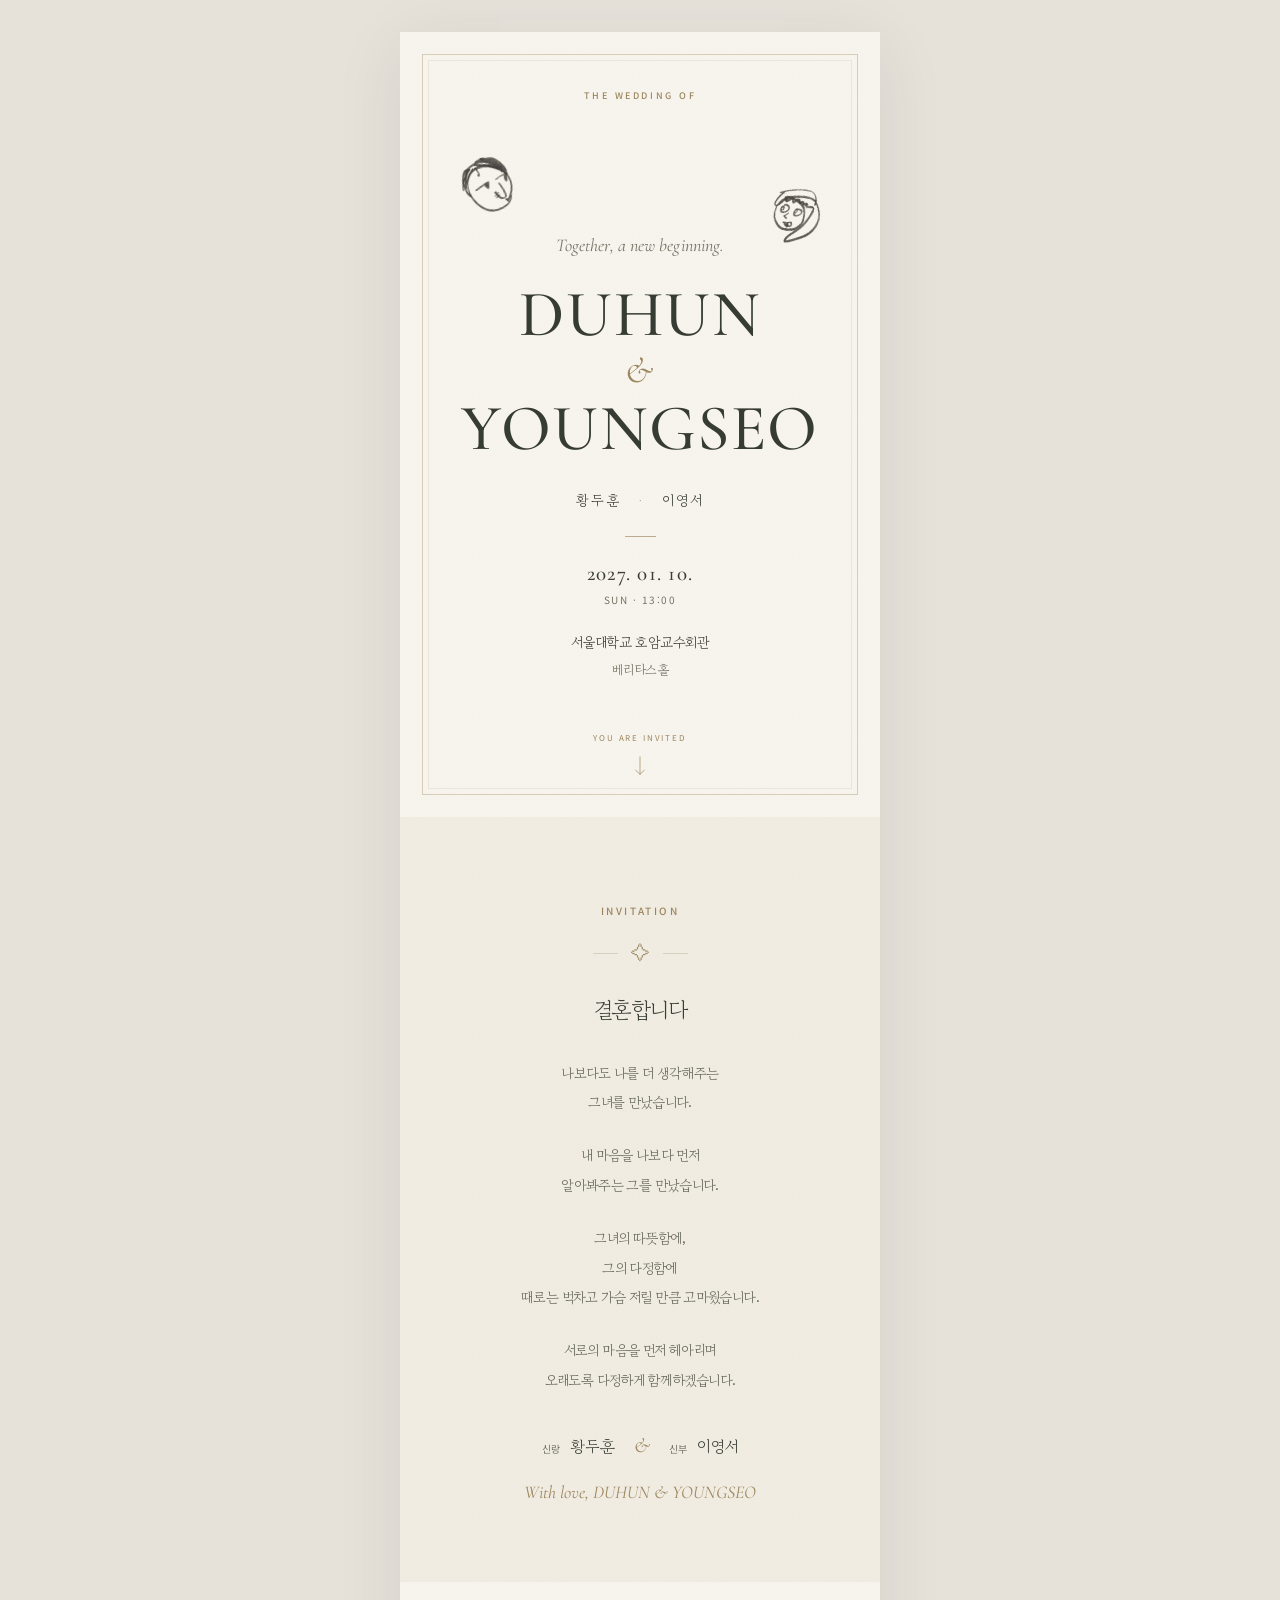
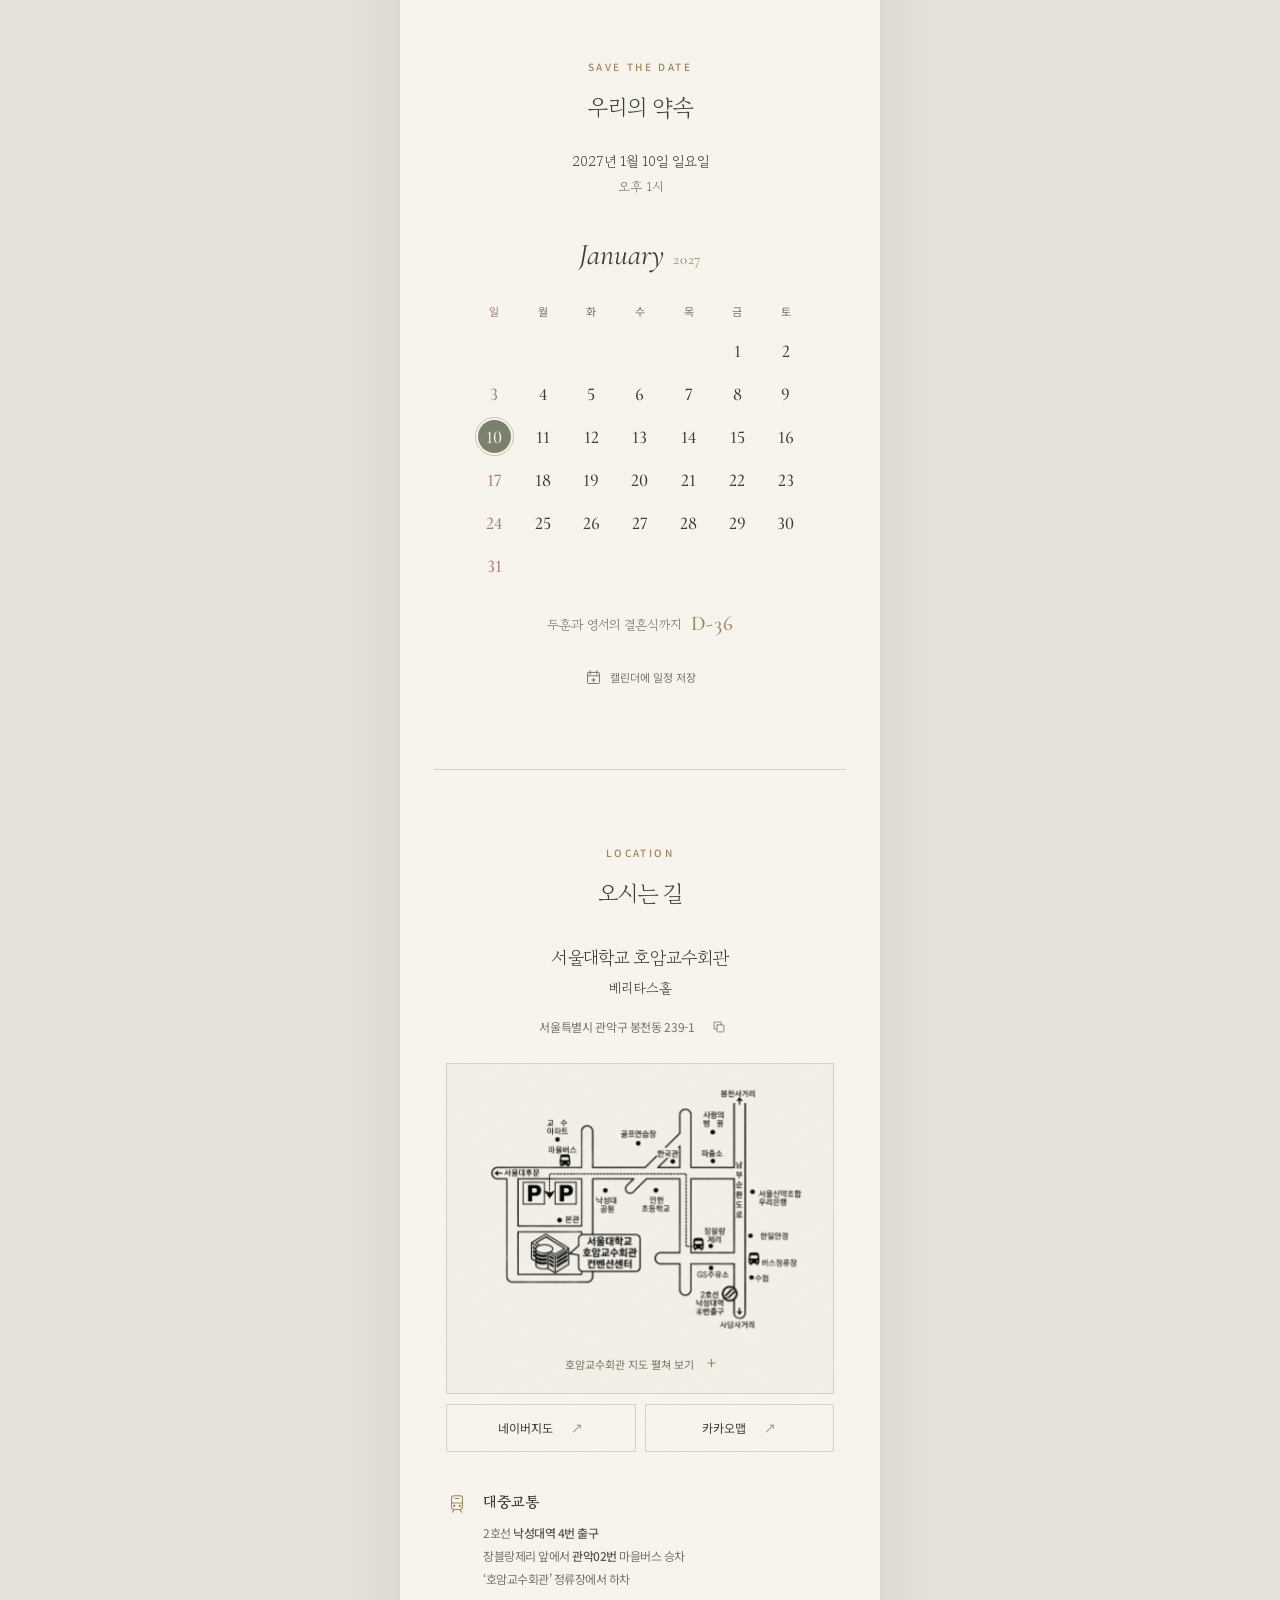
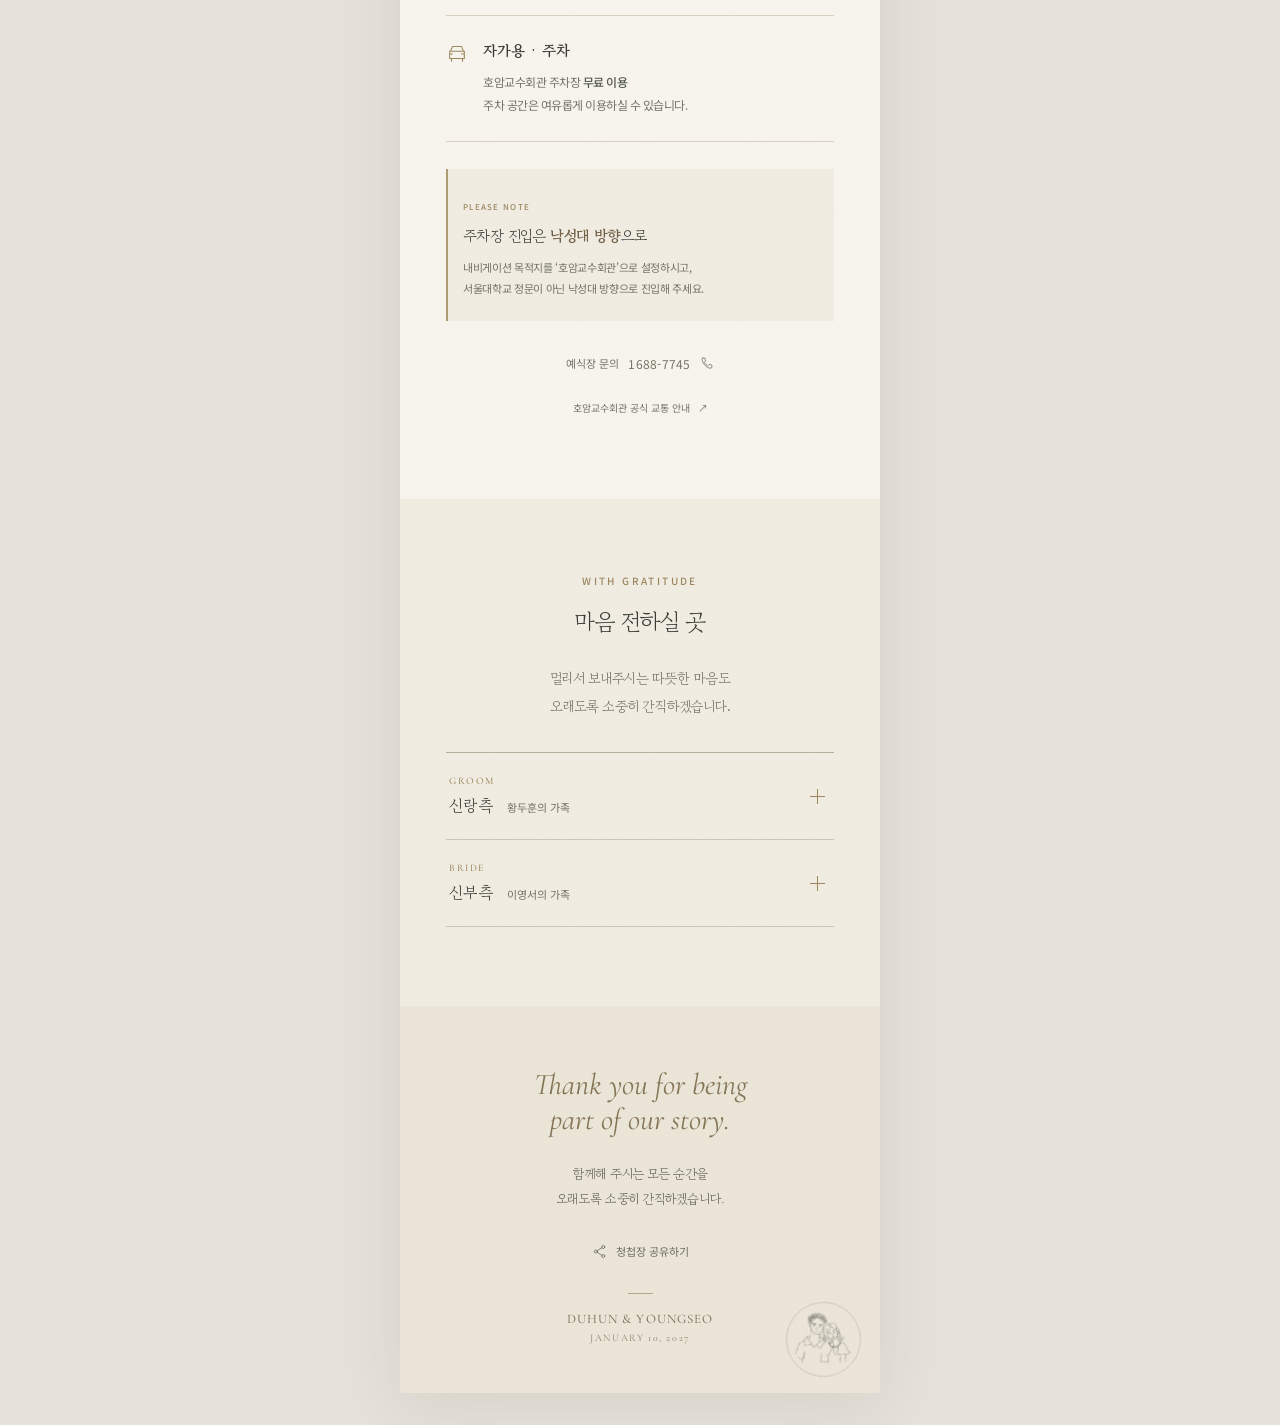
<file: index.html>
<!doctype html>
<html lang="ko" prefix="og: https://ogp.me/ns#">
  <head>
    <meta charset="UTF-8" />
    <meta name="viewport" content="width=device-width, initial-scale=1, viewport-fit=cover" />
    <meta name="theme-color" content="#f8f5ee" />
    <meta name="description" content="황두훈 · 이영서의 결혼식에 초대합니다. 2027년 1월 10일 일요일 오후 1시, 서울대학교 호암교수회관 베리타스홀." />
    <meta property="og:type" content="website" />
    <meta property="og:title" content="황두훈 · 이영서 결혼합니다" />
    <meta property="og:description" content="2027년 1월 10일 일요일 오후 1시 · 서울대학교 호암교수회관 베리타스홀" />
    <meta property="og:locale" content="ko_KR" />
    <meta property="og:url" content="https://yelobean.github.io/mobile_wedding/" />
    <meta property="og:image" content="https://yelobean.github.io/mobile_wedding/assets/wedding-thumbnail.png" />
    <meta property="og:image:type" content="image/png" />
    <meta property="og:image:width" content="1200" />
    <meta property="og:image:height" content="630" />
    <meta property="og:image:alt" content="아이보리 배경에 두훈과 영서의 손그림과 DUHUN &amp; YOUNGSEO 이름을 담은 청첩장" />
    <meta name="twitter:card" content="summary_large_image" />
    <meta name="twitter:title" content="황두훈 · 이영서 결혼합니다" />
    <meta name="twitter:description" content="2027년 1월 10일 일요일 오후 1시 · 서울대학교 호암교수회관 베리타스홀" />
    <meta name="twitter:image" content="https://yelobean.github.io/mobile_wedding/assets/wedding-thumbnail.png" />
    <meta name="twitter:image:alt" content="아이보리 배경에 두훈과 영서의 손그림과 DUHUN &amp; YOUNGSEO 이름을 담은 청첩장" />
    <link rel="canonical" href="https://yelobean.github.io/mobile_wedding/" />
    <title>황두훈 · 이영서의 결혼식에 초대합니다</title>
    <link rel="icon" href="assets/monogram.svg" type="image/svg+xml" />
    <link rel="preconnect" href="https://fonts.googleapis.com" />
    <link rel="preconnect" href="https://fonts.gstatic.com" crossorigin />
    <link href="https://fonts.googleapis.com/css2?family=Cormorant+Garamond:ital,wght@0,400;0,500;0,600;1,400;1,500&family=Gowun+Batang:wght@400;700&family=Noto+Sans+KR:wght@400;500&display=swap" rel="stylesheet" />
    <link rel="stylesheet" href="styles.css" />
    <script src="invitation.js" defer></script>
  </head>
  <body>
    <a class="skip-link" href="#invitation">초대 글로 바로 가기</a>
    <main class="invitation">
      <header class="hero" aria-label="황두훈과 이영서의 결혼식">
        <div class="hero-frame" aria-hidden="true"></div>
        <p class="eyebrow hero-eyebrow">The Wedding of</p>
        <img class="hero-doodle groom" src="assets/groom-sketch-transparent.png" alt="신랑 두훈의 손그림" width="576" height="642" />
        <img class="hero-doodle bride" src="assets/bride-sketch-transparent.png" alt="신부 영서의 손그림" width="610" height="609" />
        <div class="hero-center">
          <p class="hero-script">Together, a new beginning.</p>
          <h1 class="names"><span>DUHUN</span><span class="ampersand">&amp;</span><span>YOUNGSEO</span></h1>
          <p class="korean-names"><span>황두훈</span><span class="name-dot" aria-hidden="true">·</span><span>이영서</span></p>
          <span class="fine-rule" aria-hidden="true"></span>
          <p class="hero-date"><time datetime="2027-01-10T13:00:00+09:00">2027. 01. 10. <span>SUN · 13:00</span></time></p>
          <p class="hero-venue">서울대학교 호암교수회관<br /><span>베리타스홀</span></p>
        </div>
        <a class="scroll-cue" href="#invitation"><span>YOU ARE INVITED</span><svg viewBox="0 0 16 24" aria-hidden="true"><path d="M8 1v20m-5-5 5 5 5-5" /></svg></a>
      </header>

      <section class="intro section" id="invitation" aria-labelledby="intro-title">
        <p class="eyebrow">Invitation</p>
        <div class="ornament" aria-hidden="true"><span></span>✧<span></span></div>
        <h2 id="intro-title">결혼합니다</h2>
        <div class="invitation-copy">
          <p>나보다도 나를 더 생각해주는<br />그녀를 만났습니다.</p>
          <p>내 마음을 나보다 먼저<br />알아봐주는 그를 만났습니다.</p>
          <p>그녀의 따뜻함에,<br />그의 다정함에<br />때로는 벅차고 가슴 저릴 만큼 고마웠습니다.</p>
          <p>서로의 마음을 먼저 헤아리며<br />오래도록 다정하게 함께하겠습니다.</p>
        </div>
        <div class="couple-names"><p><small>신랑</small>황두훈</p><span aria-hidden="true">&amp;</span><p><small>신부</small>이영서</p></div>
        <p class="handwritten">With love, DUHUN &amp; YOUNGSEO</p>
      </section>

      <section class="calendar section" aria-labelledby="calendar-title">
        <p class="eyebrow">Save the Date</p>
        <h2 class="section-title" id="calendar-title">우리의 약속</h2>
        <p class="event-date"><time datetime="2027-01-10T13:00:00+09:00">2027년 1월 10일 일요일 <span>오후 1시</span></time></p>
        <div class="month-heading"><span class="month">January</span><span class="year">2027</span></div>
        <table class="calendar-table" aria-label="2027년 1월 달력, 10일 일요일 결혼식">
          <thead><tr><th scope="col" class="sun">일</th><th scope="col">월</th><th scope="col">화</th><th scope="col">수</th><th scope="col">목</th><th scope="col">금</th><th scope="col">토</th></tr></thead>
          <tbody>
            <tr><td></td><td></td><td></td><td></td><td></td><td>1</td><td>2</td></tr>
            <tr><td class="sun">3</td><td>4</td><td>5</td><td>6</td><td>7</td><td>8</td><td>9</td></tr>
            <tr><td class="wedding-date" aria-label="1월 10일, 결혼식"><span>10</span></td><td>11</td><td>12</td><td>13</td><td>14</td><td>15</td><td>16</td></tr>
            <tr><td class="sun">17</td><td>18</td><td>19</td><td>20</td><td>21</td><td>22</td><td>23</td></tr>
            <tr><td class="sun">24</td><td>25</td><td>26</td><td>27</td><td>28</td><td>29</td><td>30</td></tr>
            <tr><td class="sun">31</td><td></td><td></td><td></td><td></td><td></td><td></td></tr>
          </tbody>
        </table>
        <p class="calendar-message">두훈과 영서의 결혼식까지 <strong id="count">—</strong></p>
        <a class="text-action" href="assets/duhun-youngseo-wedding.ics" download="두훈과 영서의 결혼식.ics"><svg viewBox="0 0 20 20" aria-hidden="true"><rect x="3" y="4" width="14" height="13" rx="1" /><path d="M6 2v4m8-4v4M3 8h14m-7 3v4m-2-2h4" /></svg>캘린더에 일정 저장</a>
      </section>

      <section class="location section" id="location" aria-labelledby="location-title">
        <p class="eyebrow">Location</p>
        <h2 class="section-title" id="location-title">오시는 길</h2>
        <p class="venue-name">서울대학교 호암교수회관</p>
        <p class="venue-hall">베리타스홀</p>
        <div class="address-line"><address>서울특별시 관악구 봉천동 239-1</address><button class="address-copy" type="button" data-copy="서울특별시 관악구 봉천동 239-1 서울대학교 호암교수회관" data-copy-message="예식장 주소를 복사했습니다." aria-label="예식장 주소 복사"><svg viewBox="0 0 20 20" aria-hidden="true"><rect x="7" y="7" width="10" height="10" rx="1" /><path d="M13 7V3H3v10h4" /></svg></button></div>

        <details class="venue-map">
        <summary class="venue-card">
          <img class="venue-route-map" src="assets/hoam-route-map-transparent.png" alt="호암교수회관 약도: 낙성대역 4번 출구, 낙성대 방향 진입로와 회관 주차장 위치 안내" width="1489" height="1056" loading="lazy" />
          <span class="venue-card-action"><span class="map-open-text">호암교수회관 지도 펼쳐 보기</span><span class="map-close-text">지도 접기</span><span class="map-toggle" aria-hidden="true">+</span></span>
        </summary>
        <div class="map-frame"><iframe title="서울대학교 호암교수회관 위치 지도" src="https://www.google.com/maps?q=%ED%98%B8%EC%95%94%EA%B5%90%EC%88%98%ED%9A%8C%EA%B4%80&amp;output=embed" loading="lazy" referrerpolicy="no-referrer-when-downgrade" allowfullscreen></iframe></div>
        </details>
        <div class="map-actions">
          <a href="https://map.naver.com/p/search/서울대학교%20호암교수회관" target="_blank" rel="noopener noreferrer">네이버지도 <span aria-hidden="true">↗</span></a>
          <a href="https://map.kakao.com/?q=서울대학교%20호암교수회관" target="_blank" rel="noopener noreferrer">카카오맵 <span aria-hidden="true">↗</span></a>
        </div>

        <div class="travel-info">
          <div class="travel-row"><span class="travel-icon" aria-hidden="true"><svg viewBox="0 0 24 24"><rect x="6" y="3" width="12" height="15" rx="3" /><path d="M6 11h12M9 18l-2 3m8-3 2 3M10 6h4" /><circle cx="9" cy="14" r=".7" /><circle cx="15" cy="14" r=".7" /></svg></span><div><h3>대중교통</h3><p>2호선 <strong>낙성대역 4번 출구</strong><br />장블랑제리 앞에서 <strong>관악02번</strong> 마을버스 승차<br />‘호암교수회관’ 정류장에서 하차</p></div></div>
          <div class="travel-row"><span class="travel-icon" aria-hidden="true"><svg viewBox="0 0 24 24"><path d="m5 10 2-5h10l2 5M4 10h16v8H4zM6 18v3m12-3v3M4 13h3m10 0h3" /></svg></span><div><h3>자가용 · 주차</h3><p>호암교수회관 주차장 <strong>무료 이용</strong><br />주차 공간은 여유롭게 이용하실 수 있습니다.</p></div></div>
        </div>
        <aside class="parking-notice" aria-label="주차장 진입 주의사항"><span class="notice-label">PLEASE NOTE</span><p>주차장 진입은 <strong>낙성대 방향</strong>으로</p><span>내비게이션 목적지를 ‘호암교수회관’으로 설정하시고,<br />서울대학교 정문이 아닌 낙성대 방향으로 진입해 주세요.</span></aside>
        <a class="venue-phone" href="tel:1688-7745">예식장 문의 <span>1688-7745</span><svg viewBox="0 0 20 20" aria-hidden="true"><path d="M4 3h3l1 4-2 2c1 2 3 4 5 5l2-2 4 1v3c0 2-4 2-8-1S3 7 3 5c0-1 0-2 1-2Z" /></svg></a>
        <a class="official-directions" href="https://snuhoam.co.kr/hoam/directions" target="_blank" rel="noopener noreferrer">호암교수회관 공식 교통 안내 <span aria-hidden="true">↗</span></a>
      </section>

      <section class="gift section" aria-labelledby="gift-title">
        <p class="eyebrow">With Gratitude</p>
        <h2 class="section-title" id="gift-title">마음 전하실 곳</h2>
        <p class="gift-copy">멀리서 보내주시는 따뜻한 마음도<br />오래도록 소중히 간직하겠습니다.</p>
        <p class="account-preview-note" id="account-preview-note" hidden>미리보기용 예시 계좌입니다.<br />실제 은행·계좌번호·예금주로 교체해 주세요.</p>
        <div class="account-accordion">
          <details class="account-group" name="accounts">
            <summary><span class="account-side"><small>GROOM</small>신랑측 <span>황두훈의 가족</span></span><span class="account-arrow" aria-hidden="true"></span></summary>
            <div class="account-list" id="groom-accounts">
              <div class="account-row"><div><p class="account-person">신랑 <strong>황두훈</strong></p><p class="account-pending">계좌 안내 준비 중</p></div></div>
              <div class="account-row"><div><p class="account-person">신랑 아버지</p><p class="account-pending">계좌 안내 준비 중</p></div></div>
              <div class="account-row"><div><p class="account-person">신랑 어머니</p><p class="account-pending">계좌 안내 준비 중</p></div></div>
            </div>
          </details>
          <details class="account-group" name="accounts">
            <summary><span class="account-side"><small>BRIDE</small>신부측 <span>이영서의 가족</span></span><span class="account-arrow" aria-hidden="true"></span></summary>
            <div class="account-list" id="bride-accounts">
              <div class="account-row"><div><p class="account-person">신부 <strong>이영서</strong></p><p class="account-pending">계좌 안내 준비 중</p></div></div>
              <div class="account-row"><div><p class="account-person">신부 아버지</p><p class="account-pending">계좌 안내 준비 중</p></div></div>
              <div class="account-row"><div><p class="account-person">신부 어머니</p><p class="account-pending">계좌 안내 준비 중</p></div></div>
            </div>
          </details>
        </div>
      </section>

      <footer class="closing">
        <p class="closing-script">Thank you for being<br />part of our story.</p>
        <p class="closing-copy">함께해 주시는 모든 순간을<br />오래도록 소중히 간직하겠습니다.</p>
        <button class="share-button" id="share-invitation" type="button"><svg viewBox="0 0 20 20" aria-hidden="true"><circle cx="5" cy="10" r="2" /><circle cx="15" cy="4" r="2" /><circle cx="15" cy="16" r="2" /><path d="m7 9 6-4m-6 6 6 4" /></svg>청첩장 공유하기</button>
        <span class="closing-rule" aria-hidden="true"></span>
        <small>DUHUN &amp; YOUNGSEO <span>JANUARY 10, 2027</span></small>
        <img class="couple-stamp" src="assets/couple-sketch.png" alt="두훈과 영서의 커플 손그림 도장" width="1042" height="986" loading="lazy" />
      </footer>
    </main>
    <div id="toast" role="status" aria-live="polite" aria-atomic="true"></div>
  </body>
</html>
</file>
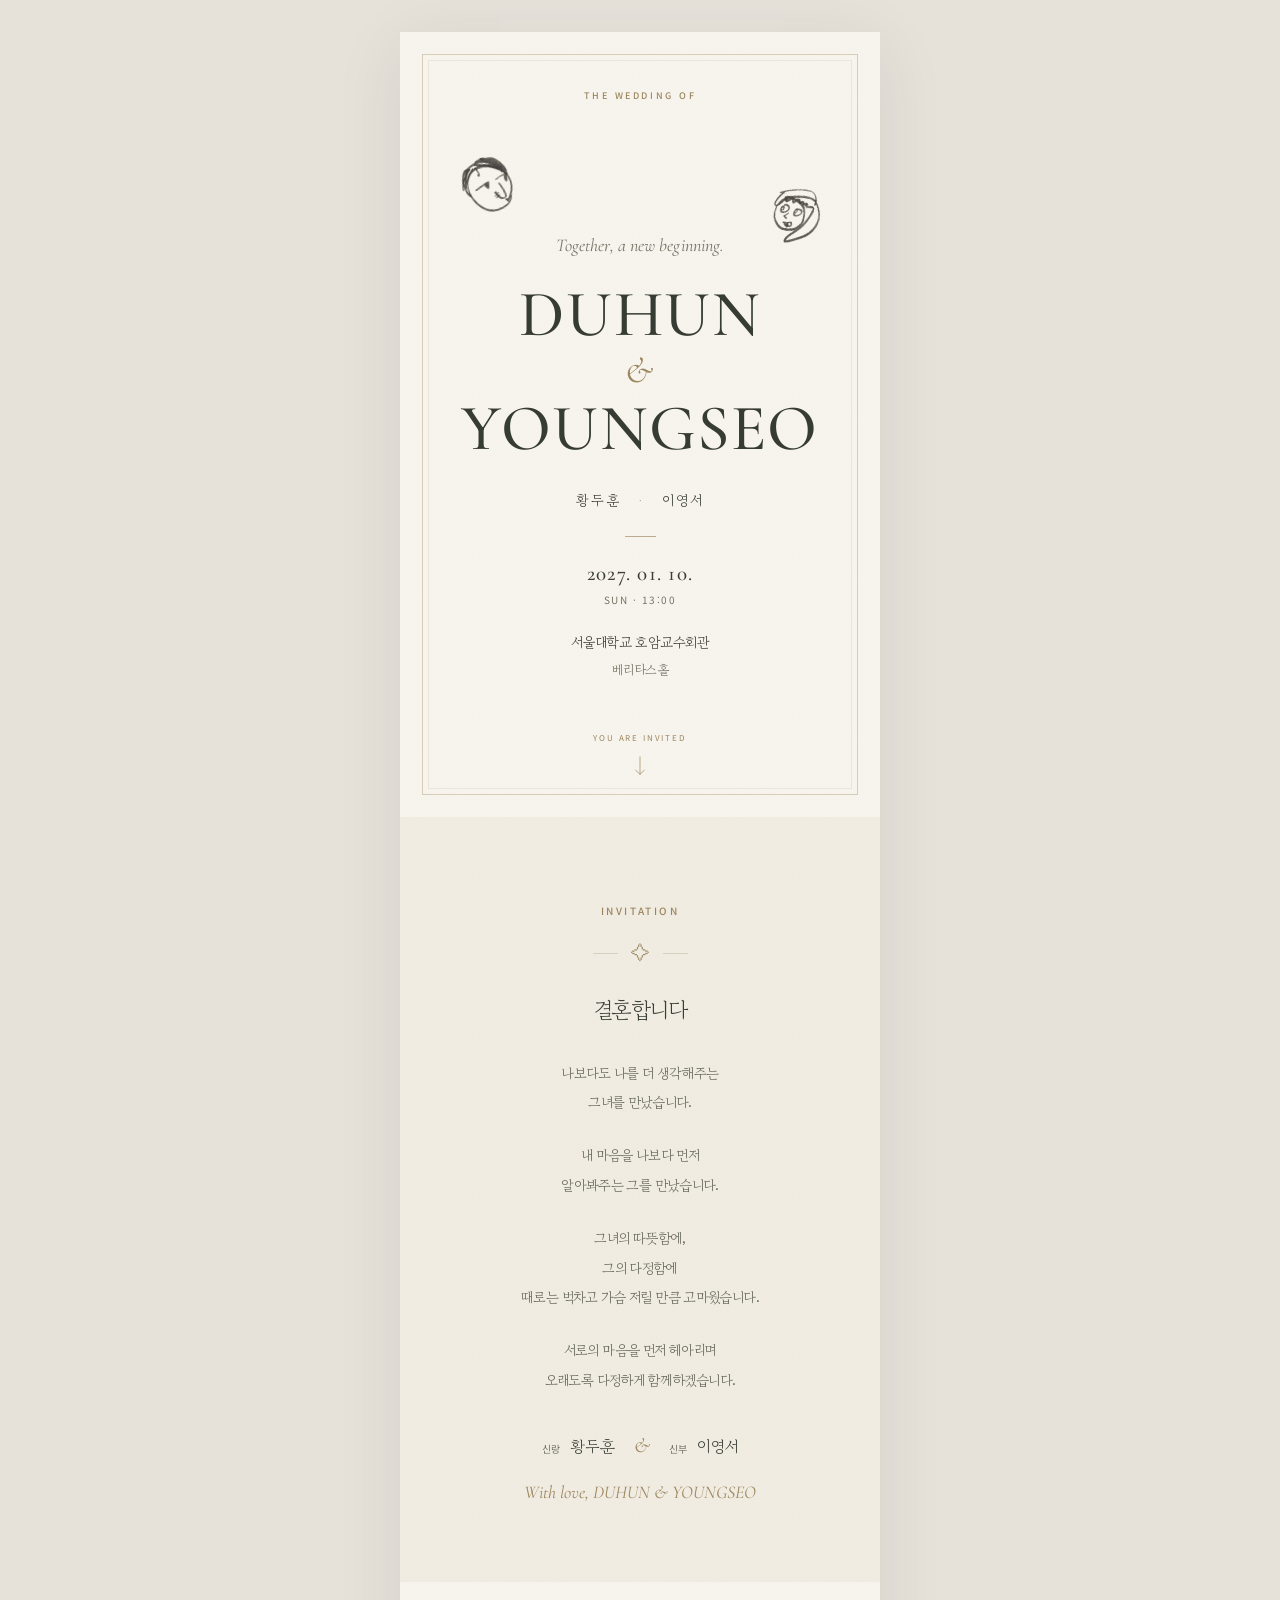
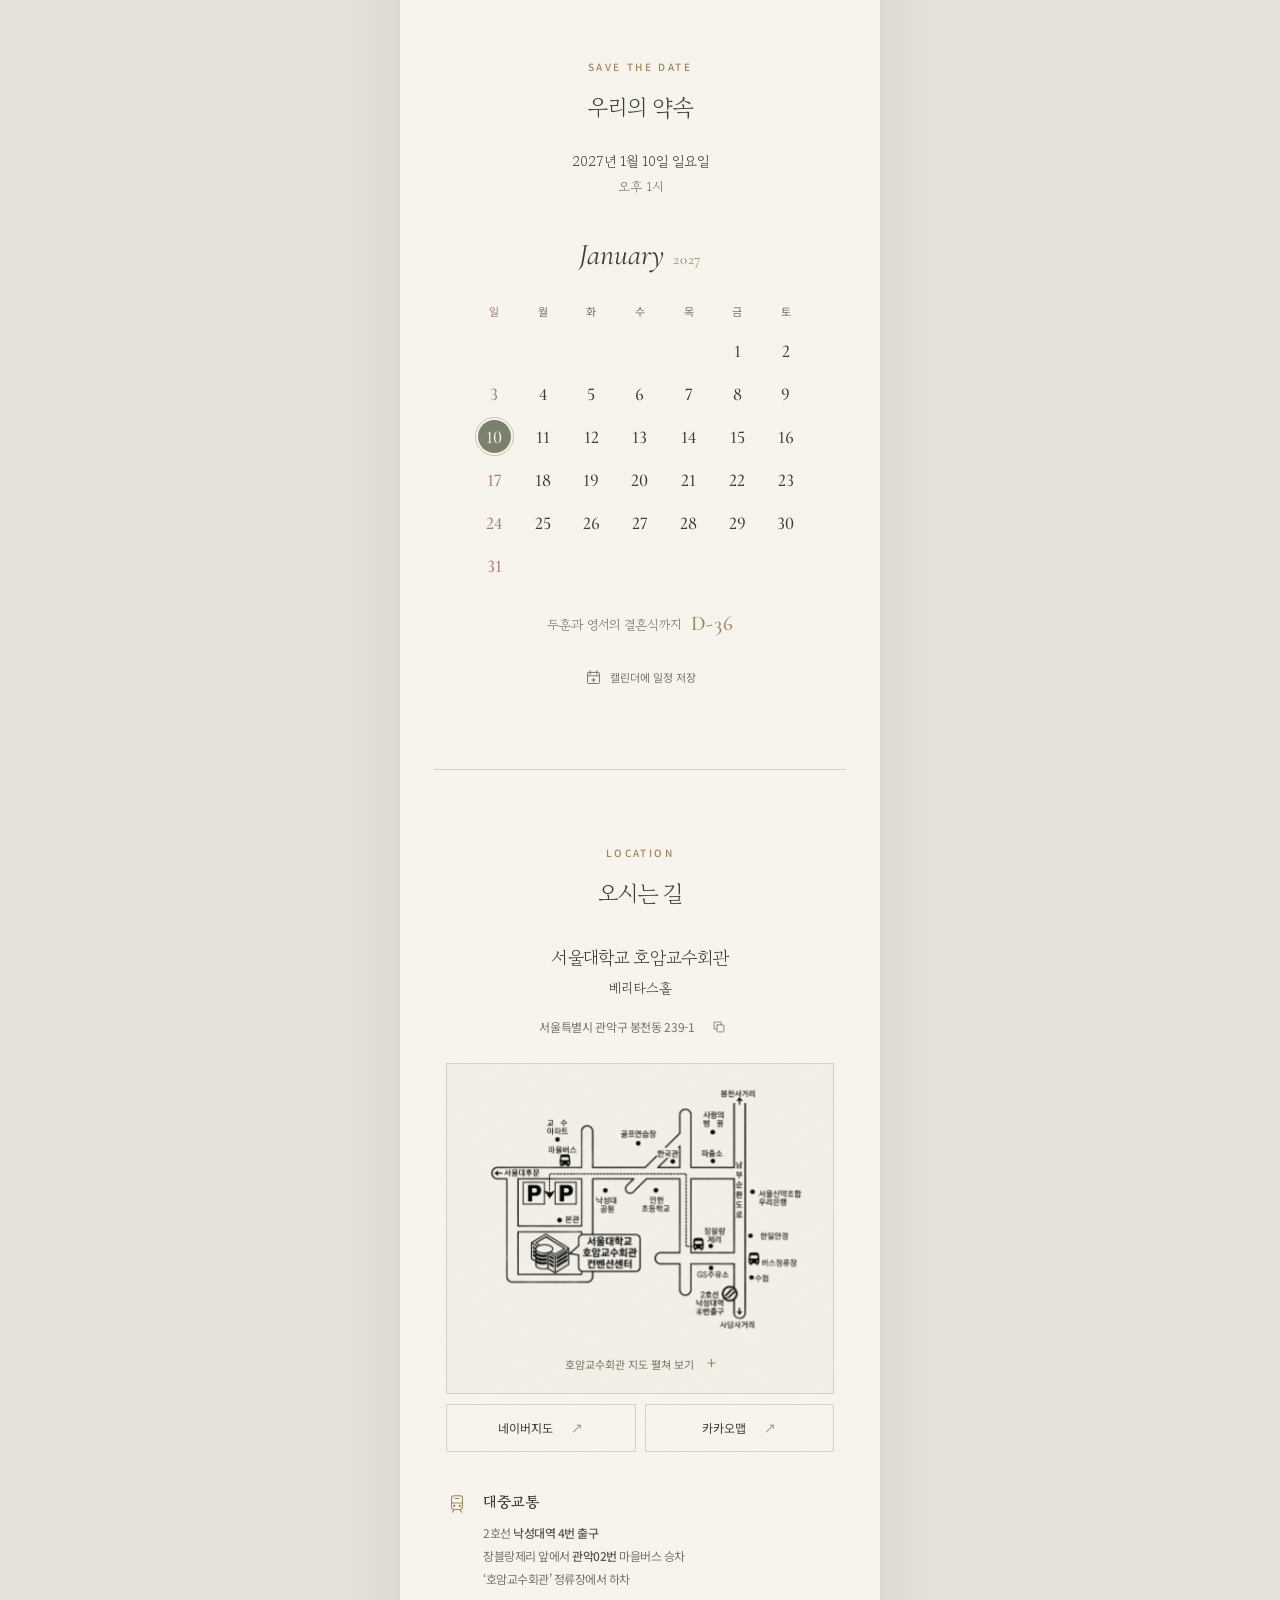
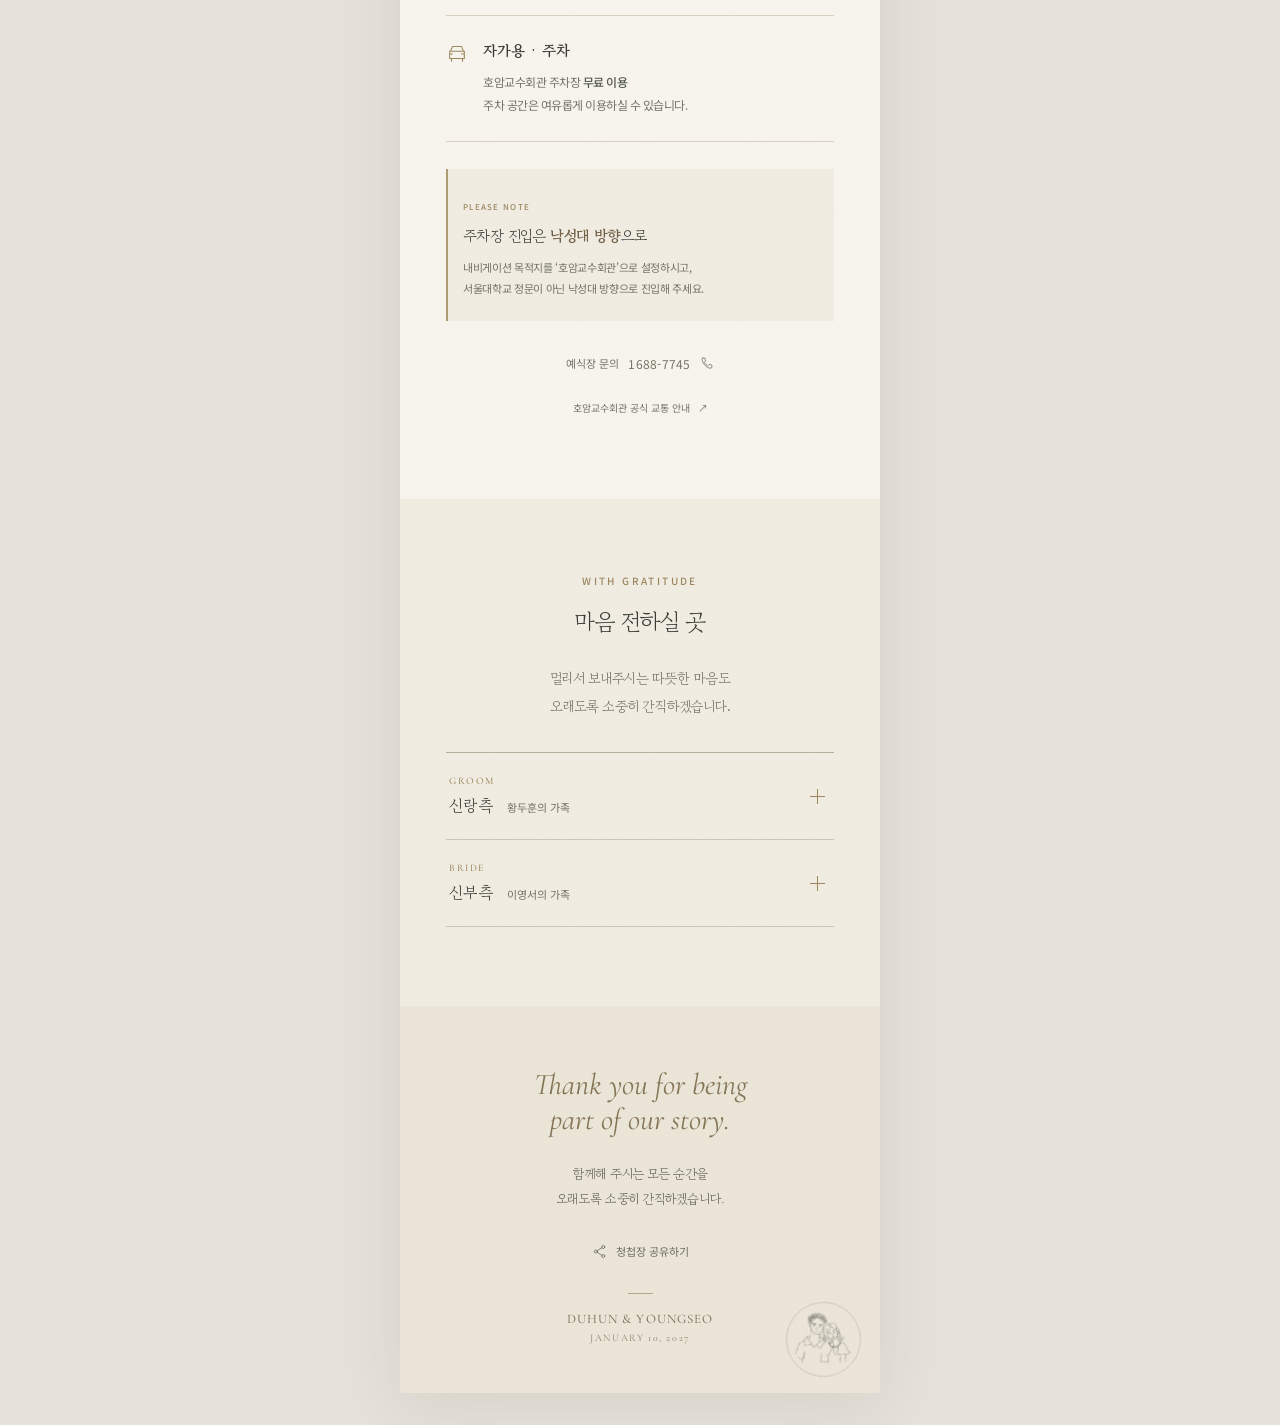
<file: second/index.html>
<!doctype html>
<html lang="ko" prefix="og: https://ogp.me/ns#">
  <head>
    <meta charset="UTF-8" />
    <meta name="viewport" content="width=device-width, initial-scale=1, viewport-fit=cover" />
    <meta name="theme-color" content="#f8f5ee" />
    <meta name="description" content="황두훈 · 이영서의 결혼식에 초대합니다. 2027년 1월 10일 일요일 오후 1시, 서울대학교 호암교수회관 베리타스홀." />
    <meta property="og:type" content="website" />
    <meta property="og:title" content="황두훈 · 이영서 결혼합니다" />
    <meta property="og:description" content="2027년 1월 10일 일요일 오후 1시 · 서울대학교 호암교수회관 베리타스홀" />
    <meta property="og:locale" content="ko_KR" />
    <meta property="og:url" content="https://yelobean.github.io/mobile_wedding/second/" />
    <meta property="og:image" content="https://yelobean.github.io/mobile_wedding/assets/wedding-thumbnail.png" />
    <meta property="og:image:type" content="image/png" />
    <meta property="og:image:width" content="1200" />
    <meta property="og:image:height" content="630" />
    <meta property="og:image:alt" content="아이보리 배경에 두훈과 영서의 손그림과 DUHUN &amp; YOUNGSEO 이름을 담은 청첩장" />
    <meta name="twitter:card" content="summary_large_image" />
    <meta name="twitter:title" content="황두훈 · 이영서 결혼합니다" />
    <meta name="twitter:description" content="2027년 1월 10일 일요일 오후 1시 · 서울대학교 호암교수회관 베리타스홀" />
    <meta name="twitter:image" content="https://yelobean.github.io/mobile_wedding/assets/wedding-thumbnail.png" />
    <meta name="twitter:image:alt" content="아이보리 배경에 두훈과 영서의 손그림과 DUHUN &amp; YOUNGSEO 이름을 담은 청첩장" />
    <link rel="canonical" href="https://yelobean.github.io/mobile_wedding/second/" />
    <title>황두훈 · 이영서의 결혼식에 초대합니다</title>
    <link rel="icon" href="../assets/monogram.svg" type="image/svg+xml" />
    <link rel="preconnect" href="https://fonts.googleapis.com" />
    <link rel="preconnect" href="https://fonts.gstatic.com" crossorigin />
    <link href="https://fonts.googleapis.com/css2?family=Cormorant+Garamond:ital,wght@0,400;0,500;0,600;1,400;1,500&family=Gowun+Batang:wght@400;700&family=Noto+Sans+KR:wght@400;500&display=swap" rel="stylesheet" />
    <link rel="stylesheet" href="../styles.css" />
    <script type="application/json" id="account-name-overrides">
      {
        "황준형": "황경철(황준형)",
        "최영교": "최영숙(최영교)"
      }
    </script>
    <script src="../invitation.js" defer></script>
  </head>
  <body>
    <a class="skip-link" href="#invitation">초대 글로 바로 가기</a>
    <main class="invitation">
      <header class="hero" aria-label="황두훈과 이영서의 결혼식">
        <div class="hero-frame" aria-hidden="true"></div>
        <p class="eyebrow hero-eyebrow">The Wedding of</p>
        <img class="hero-doodle groom" src="../assets/groom-sketch-transparent.png" alt="신랑 두훈의 손그림" width="576" height="642" />
        <img class="hero-doodle bride" src="../assets/bride-sketch-transparent.png" alt="신부 영서의 손그림" width="610" height="609" />
        <div class="hero-center">
          <p class="hero-script">Together, a new beginning.</p>
          <h1 class="names"><span>DUHUN</span><span class="ampersand">&amp;</span><span>YOUNGSEO</span></h1>
          <p class="korean-names"><span>황두훈</span><span class="name-dot" aria-hidden="true">·</span><span>이영서</span></p>
          <span class="fine-rule" aria-hidden="true"></span>
          <p class="hero-date"><time datetime="2027-01-10T13:00:00+09:00">2027. 01. 10. <span>SUN · 13:00</span></time></p>
          <p class="hero-venue">서울대학교 호암교수회관<br /><span>베리타스홀</span></p>
        </div>
        <a class="scroll-cue" href="#invitation"><span>YOU ARE INVITED</span><svg viewBox="0 0 16 24" aria-hidden="true"><path d="M8 1v20m-5-5 5 5 5-5" /></svg></a>
      </header>

      <section class="intro section" id="invitation" aria-labelledby="intro-title">
        <p class="eyebrow">Invitation</p>
        <div class="ornament" aria-hidden="true"><span></span>✧<span></span></div>
        <h2 id="intro-title">결혼합니다</h2>
        <div class="invitation-copy">
          <p>나보다도 나를 더 생각해주는<br />그녀를 만났습니다.</p>
          <p>내 마음을 나보다 먼저<br />알아봐주는 그를 만났습니다.</p>
          <p>그녀의 따뜻함에,<br />그의 다정함에<br />때로는 벅차고 가슴 저릴 만큼 고마웠습니다.</p>
          <p>서로의 마음을 먼저 헤아리며<br />오래도록 다정하게 함께하겠습니다.</p>
        </div>
        <div class="couple-names"><p><small>신랑</small>황두훈</p><span aria-hidden="true">&amp;</span><p><small>신부</small>이영서</p></div>
        <p class="handwritten">With love, DUHUN &amp; YOUNGSEO</p>
      </section>

      <section class="calendar section" aria-labelledby="calendar-title">
        <p class="eyebrow">Save the Date</p>
        <h2 class="section-title" id="calendar-title">우리의 약속</h2>
        <p class="event-date"><time datetime="2027-01-10T13:00:00+09:00">2027년 1월 10일 일요일 <span>오후 1시</span></time></p>
        <div class="month-heading"><span class="month">January</span><span class="year">2027</span></div>
        <table class="calendar-table" aria-label="2027년 1월 달력, 10일 일요일 결혼식">
          <thead><tr><th scope="col" class="sun">일</th><th scope="col">월</th><th scope="col">화</th><th scope="col">수</th><th scope="col">목</th><th scope="col">금</th><th scope="col">토</th></tr></thead>
          <tbody>
            <tr><td></td><td></td><td></td><td></td><td></td><td>1</td><td>2</td></tr>
            <tr><td class="sun">3</td><td>4</td><td>5</td><td>6</td><td>7</td><td>8</td><td>9</td></tr>
            <tr><td class="wedding-date" aria-label="1월 10일, 결혼식"><span>10</span></td><td>11</td><td>12</td><td>13</td><td>14</td><td>15</td><td>16</td></tr>
            <tr><td class="sun">17</td><td>18</td><td>19</td><td>20</td><td>21</td><td>22</td><td>23</td></tr>
            <tr><td class="sun">24</td><td>25</td><td>26</td><td>27</td><td>28</td><td>29</td><td>30</td></tr>
            <tr><td class="sun">31</td><td></td><td></td><td></td><td></td><td></td><td></td></tr>
          </tbody>
        </table>
        <p class="calendar-message">두훈과 영서의 결혼식까지 <strong id="count">—</strong></p>
        <a class="text-action" href="../assets/duhun-youngseo-wedding.ics" download="두훈과 영서의 결혼식.ics"><svg viewBox="0 0 20 20" aria-hidden="true"><rect x="3" y="4" width="14" height="13" rx="1" /><path d="M6 2v4m8-4v4M3 8h14m-7 3v4m-2-2h4" /></svg>캘린더에 일정 저장</a>
      </section>

      <section class="location section" id="location" aria-labelledby="location-title">
        <p class="eyebrow">Location</p>
        <h2 class="section-title" id="location-title">오시는 길</h2>
        <p class="venue-name">서울대학교 호암교수회관</p>
        <p class="venue-hall">베리타스홀</p>
        <div class="address-line"><address>서울특별시 관악구 봉천동 239-1</address><button class="address-copy" type="button" data-copy="서울특별시 관악구 봉천동 239-1 서울대학교 호암교수회관" data-copy-message="예식장 주소를 복사했습니다." aria-label="예식장 주소 복사"><svg viewBox="0 0 20 20" aria-hidden="true"><rect x="7" y="7" width="10" height="10" rx="1" /><path d="M13 7V3H3v10h4" /></svg></button></div>

        <details class="venue-map">
        <summary class="venue-card">
          <img class="venue-route-map" src="../assets/hoam-route-map-transparent.png" alt="호암교수회관 약도: 낙성대역 4번 출구, 낙성대 방향 진입로와 회관 주차장 위치 안내" width="1489" height="1056" loading="lazy" />
          <span class="venue-card-action"><span class="map-open-text">호암교수회관 지도 펼쳐 보기</span><span class="map-close-text">지도 접기</span><span class="map-toggle" aria-hidden="true">+</span></span>
        </summary>
        <div class="map-frame"><iframe title="서울대학교 호암교수회관 위치 지도" src="https://www.google.com/maps?q=%ED%98%B8%EC%95%94%EA%B5%90%EC%88%98%ED%9A%8C%EA%B4%80&amp;output=embed" loading="lazy" referrerpolicy="no-referrer-when-downgrade" allowfullscreen></iframe></div>
        </details>
        <div class="map-actions">
          <a href="https://map.naver.com/p/search/서울대학교%20호암교수회관" target="_blank" rel="noopener noreferrer">네이버지도 <span aria-hidden="true">↗</span></a>
          <a href="https://map.kakao.com/?q=서울대학교%20호암교수회관" target="_blank" rel="noopener noreferrer">카카오맵 <span aria-hidden="true">↗</span></a>
        </div>

        <div class="travel-info">
          <div class="travel-row"><span class="travel-icon" aria-hidden="true"><svg viewBox="0 0 24 24"><rect x="6" y="3" width="12" height="15" rx="3" /><path d="M6 11h12M9 18l-2 3m8-3 2 3M10 6h4" /><circle cx="9" cy="14" r=".7" /><circle cx="15" cy="14" r=".7" /></svg></span><div><h3>대중교통</h3><p>2호선 <strong>낙성대역 4번 출구</strong><br />장블랑제리 앞에서 <strong>관악02번</strong> 마을버스 승차<br />‘호암교수회관’ 정류장에서 하차</p></div></div>
          <div class="travel-row"><span class="travel-icon" aria-hidden="true"><svg viewBox="0 0 24 24"><path d="m5 10 2-5h10l2 5M4 10h16v8H4zM6 18v3m12-3v3M4 13h3m10 0h3" /></svg></span><div><h3>자가용 · 주차</h3><p>호암교수회관 주차장 <strong>무료 이용</strong><br />주차 공간은 여유롭게 이용하실 수 있습니다.</p></div></div>
        </div>
        <aside class="parking-notice" aria-label="주차장 진입 주의사항"><span class="notice-label">PLEASE NOTE</span><p>주차장 진입은 <strong>낙성대 방향</strong>으로</p><span>내비게이션 목적지를 ‘호암교수회관’으로 설정하시고,<br />서울대학교 정문이 아닌 낙성대 방향으로 진입해 주세요.</span></aside>
        <a class="venue-phone" href="tel:1688-7745">예식장 문의 <span>1688-7745</span><svg viewBox="0 0 20 20" aria-hidden="true"><path d="M4 3h3l1 4-2 2c1 2 3 4 5 5l2-2 4 1v3c0 2-4 2-8-1S3 7 3 5c0-1 0-2 1-2Z" /></svg></a>
        <a class="official-directions" href="https://snuhoam.co.kr/hoam/directions" target="_blank" rel="noopener noreferrer">호암교수회관 공식 교통 안내 <span aria-hidden="true">↗</span></a>
      </section>

      <section class="gift section" aria-labelledby="gift-title">
        <p class="eyebrow">With Gratitude</p>
        <h2 class="section-title" id="gift-title">마음 전하실 곳</h2>
        <p class="gift-copy">멀리서 보내주시는 따뜻한 마음도<br />오래도록 소중히 간직하겠습니다.</p>
        <p class="account-preview-note" id="account-preview-note" hidden>미리보기용 예시 계좌입니다.<br />실제 은행·계좌번호·예금주로 교체해 주세요.</p>
        <div class="account-accordion">
          <details class="account-group" name="accounts">
            <summary><span class="account-side"><small>GROOM</small>신랑측 <span>황두훈의 가족</span></span><span class="account-arrow" aria-hidden="true"></span></summary>
            <div class="account-list" id="groom-accounts">
              <div class="account-row"><div><p class="account-person">신랑 <strong>황두훈</strong></p><p class="account-pending">계좌 안내 준비 중</p></div></div>
              <div class="account-row"><div><p class="account-person">신랑 아버지</p><p class="account-pending">계좌 안내 준비 중</p></div></div>
              <div class="account-row"><div><p class="account-person">신랑 어머니</p><p class="account-pending">계좌 안내 준비 중</p></div></div>
            </div>
          </details>
          <details class="account-group" name="accounts">
            <summary><span class="account-side"><small>BRIDE</small>신부측 <span>이영서의 가족</span></span><span class="account-arrow" aria-hidden="true"></span></summary>
            <div class="account-list" id="bride-accounts">
              <div class="account-row"><div><p class="account-person">신부 <strong>이영서</strong></p><p class="account-pending">계좌 안내 준비 중</p></div></div>
              <div class="account-row"><div><p class="account-person">신부 아버지</p><p class="account-pending">계좌 안내 준비 중</p></div></div>
              <div class="account-row"><div><p class="account-person">신부 어머니</p><p class="account-pending">계좌 안내 준비 중</p></div></div>
            </div>
          </details>
        </div>
      </section>

      <footer class="closing">
        <p class="closing-script">Thank you for being<br />part of our story.</p>
        <p class="closing-copy">함께해 주시는 모든 순간을<br />오래도록 소중히 간직하겠습니다.</p>
        <button class="share-button" id="share-invitation" type="button"><svg viewBox="0 0 20 20" aria-hidden="true"><circle cx="5" cy="10" r="2" /><circle cx="15" cy="4" r="2" /><circle cx="15" cy="16" r="2" /><path d="m7 9 6-4m-6 6 6 4" /></svg>청첩장 공유하기</button>
        <span class="closing-rule" aria-hidden="true"></span>
        <small>DUHUN &amp; YOUNGSEO <span>JANUARY 10, 2027</span></small>
        <img class="couple-stamp" src="../assets/couple-sketch.png" alt="두훈과 영서의 커플 손그림 도장" width="1042" height="986" loading="lazy" />
      </footer>
    </main>
    <div id="toast" role="status" aria-live="polite" aria-atomic="true"></div>
  </body>
</html>
</file>
<file: styles.css>
:root {
  --paper: #f8f5ee;
  --paper-deep: #f1ede3;
  --ink: #393d36;
  --muted: #767567;
  --gold: #9d875e;
  --line: #d9d1c1;
  --serif: 'Gowun Batang', 'Batang', serif;
  --english: 'Cormorant Garamond', 'Times New Roman', serif;
  --sans: 'Noto Sans KR', sans-serif;
}

* { box-sizing: border-box; }
html { scroll-behavior: smooth; }
body { margin: 0; background: #e6e2da; color: var(--ink); font-family: var(--sans); font-weight: 400; -webkit-font-smoothing: antialiased; }
button, a { -webkit-tap-highlight-color: transparent; }
button { font: inherit; cursor: pointer; }
a { color: inherit; text-decoration: none; }
button, a, summary { touch-action: manipulation; }
button:focus-visible, a:focus-visible, summary:focus-visible { outline: 2px solid var(--gold); outline-offset: 5px; }
img { display: block; max-width: 100%; height: auto; }
p, h1, h2, h3, figure { margin: 0; }
button svg, a svg, .travel-icon svg { width: 20px; height: 20px; flex: 0 0 auto; fill: none; stroke: currentColor; stroke-width: 1.15; stroke-linecap: round; stroke-linejoin: round; }

.skip-link { position: fixed; top: -100px; left: 16px; z-index: 20; padding: 12px 20px; background: var(--ink); color: var(--paper); font-size: 13px; }
.skip-link:focus { top: 16px; }
.invitation { position: relative; width: 100%; max-width: 480px; margin: 0 auto; overflow: clip; background: var(--paper); box-shadow: 0 14px 65px rgb(44 44 35 / 9%); }
.invitation::after { position: absolute; z-index: 5; inset: 0; background-image: url('assets/paper-texture.svg'); opacity: .055; mix-blend-mode: multiply; pointer-events: none; content: ''; }
.section { position: relative; padding: 80px 34px; text-align: center; }
.eyebrow { color: var(--gold); font-family: var(--sans); font-size: 10px; font-weight: 500; line-height: 1.5; letter-spacing: .24em; text-transform: uppercase; }
.section-title { margin: 15px 0 0; font-family: var(--serif); font-size: 23px; font-weight: 400; line-height: 1.6; letter-spacing: -.05em; }

/* A restrained, printed cover with the couple's original drawings. */
.hero { position: relative; display: flex; min-height: 752px; padding: 52px 30px 39px; flex-direction: column; align-items: center; text-align: center; background: var(--paper); }
.hero-frame { position: absolute; inset: 22px; border: 1px solid rgb(157 135 94 / 36%); pointer-events: none; }
.hero-frame::after { position: absolute; inset: 5px; border: 1px solid rgb(157 135 94 / 13%); content: ''; }
.hero-eyebrow { font-size: 9px; letter-spacing: .28em; }
.hero-doodle { position: absolute; pointer-events: none; opacity: .76; filter: sepia(.5); mix-blend-mode: multiply; }
.hero-doodle.groom { top: 104px; left: 39px; width: 69px; transform: rotate(-12deg); }
.hero-doodle.bride { top: 128px; right: 37px; width: 62px; transform: rotate(11deg); }
.hero-center { width: 100%; margin-top: 131px; }
.hero-script { color: var(--muted); font-family: var(--english); font-size: 18px; font-style: italic; letter-spacing: .005em; }
.names { margin-top: 26px; color: #363c33; font-family: var(--english); font-size: clamp(46px, 14vw, 65px); font-weight: 500; line-height: 1.02; letter-spacing: .025em; }
.names > span { display: block; white-space: nowrap; }
.names .ampersand { margin: 4px 0 7px; color: var(--gold); font-size: 37px; font-weight: 400; font-style: italic; line-height: 1; }
.korean-names { display: flex; justify-content: center; align-items: center; gap: 17px; margin-top: 28px; font-family: var(--serif); font-size: 14px; letter-spacing: .15em; }
.name-dot { color: var(--gold); font-size: 10px; }
.fine-rule { display: block; width: 31px; height: 1px; margin: 26px auto 24px; background: var(--gold); opacity: .65; }
.hero-date { font-family: var(--english); font-size: 21px; font-weight: 500; letter-spacing: .06em; }
.hero-date span { display: block; margin-top: 6px; color: var(--muted); font-family: var(--sans); font-size: 10px; font-weight: 400; letter-spacing: .15em; }
.hero-venue { margin-top: 22px; font-family: var(--serif); font-size: 14px; line-height: 1.95; letter-spacing: -.035em; }
.hero-venue span { color: var(--muted); font-size: 13px; }
.scroll-cue { position: relative; display: flex; width: 180px; min-height: 47px; margin-top: auto; padding-top: 22px; align-items: center; flex-direction: column; gap: 12px; color: var(--gold); font-size: 8px; letter-spacing: .23em; }
.scroll-cue svg { width: 14px; height: 23px; stroke-width: .8; }

.intro { background: var(--paper-deep); padding-top: 86px; padding-bottom: 79px; }
.ornament { display: flex; margin: 24px auto; align-items: center; justify-content: center; gap: 13px; color: var(--gold); font-family: var(--english); font-size: 19px; }
.ornament span { width: 25px; height: 1px; background: var(--line); }
.intro h2 { font-family: var(--serif); font-size: 22px; font-weight: 400; line-height: 1.85; letter-spacing: -.06em; }
.invitation-copy { margin-top: 29px; color: #66665b; font-family: var(--serif); font-size: 14px; line-height: 2.1; letter-spacing: -.045em; word-break: keep-all; }
.invitation-copy p + p { margin-top: 24px; }
.couple-names { display: flex; margin-top: 38px; align-items: center; justify-content: center; gap: 19px; font-family: var(--serif); font-size: 16px; }
.couple-names p { display: flex; gap: 10px; align-items: baseline; }
.couple-names small { color: var(--muted); font-family: var(--sans); font-size: 10px; }
.couple-names > span { color: var(--gold); font-family: var(--english); font-size: 21px; font-style: italic; }
.handwritten { margin-top: 23px; color: var(--gold); font-family: var(--english); font-size: 18px; font-style: italic; }

.calendar { padding-top: 77px; padding-bottom: 71px; }
.calendar::after { position: absolute; right: 34px; bottom: 0; left: 34px; height: 1px; background: var(--line); content: ''; }
.event-date { margin-top: 22px; font-family: var(--serif); font-size: 14px; line-height: 1.9; }
.event-date span { display: block; color: var(--muted); font-size: 13px; }
.month-heading { display: flex; margin-top: 37px; align-items: baseline; justify-content: center; gap: 9px; font-family: var(--english); }
.month { font-size: 30px; font-style: italic; }
.year { color: var(--gold); font-size: 15px; letter-spacing: .05em; }
.calendar-table { width: 100%; max-width: 340px; margin: 20px auto 0; border-collapse: collapse; table-layout: fixed; font-family: var(--english); font-size: 18px; font-variant-numeric: lining-nums; }
.calendar-table th { height: 36px; color: var(--muted); font-family: var(--sans); font-size: 11px; font-weight: 400; }
.calendar-table td { position: relative; height: 43px; font-weight: 500; }
.calendar-table .sun { color: #a57d6f; }
.calendar-table .wedding-date { color: var(--paper); }
.wedding-date span { position: relative; display: inline-flex; width: 33px; height: 33px; border-radius: 50%; align-items: center; justify-content: center; background: #7b826c; }
.wedding-date span::after { position: absolute; inset: -3px; border: 1px solid rgb(157 135 94 / 44%); border-radius: 50%; content: ''; }
.calendar-message { margin-top: 24px; color: var(--muted); font-family: var(--serif); font-size: 13px; }
.calendar-message strong { margin-left: 6px; color: var(--gold); font-family: var(--english); font-size: 21px; font-weight: 500; letter-spacing: .035em; }
.text-action { display: inline-flex; min-height: 44px; margin-top: 19px; padding: 0 5px; align-items: center; justify-content: center; gap: 8px; color: var(--muted); font-size: 11px; }
.text-action svg { width: 17px; height: 17px; }

.location { padding-top: 75px; padding-bottom: 70px; }
.venue-name { margin-top: 31px; font-family: var(--serif); font-size: 18px; line-height: 1.6; letter-spacing: -.055em; }
.venue-hall { margin-top: 6px; font-family: var(--serif); font-size: 14px; }
.address-line { display: flex; margin: 7px 0 0; align-items: center; justify-content: center; gap: 2px; }
.address-line address { color: var(--muted); font-size: 12px; font-style: normal; letter-spacing: -.03em; }
.address-copy { display: inline-flex; width: 44px; height: 44px; padding: 0; border: 0; align-items: center; justify-content: center; background: transparent; color: var(--muted); }
.address-copy svg { width: 14px; height: 14px; }
.venue-card { display: flex; margin-top: 14px; padding: 20px 17px 19px; border: 1px solid var(--line); align-items: center; flex-direction: column; background: #f3f0e7; transition: border-color .2s; cursor: pointer; list-style: none; }
.venue-card::-webkit-details-marker { display: none; }
.venue-route-map { width: 100%; height: auto; mix-blend-mode: multiply; }
.venue-card-action { display: inline-flex; margin-top: 16px; gap: 13px; align-items: baseline; color: var(--muted); font-size: 11px; }
.venue-card-action .map-toggle { color: var(--gold); font-size: 16px; transition: transform .2s; }
.map-close-text { display: none; }
.venue-map[open] .map-open-text { display: none; }
.venue-map[open] .map-close-text { display: inline; }
.venue-map[open] .map-toggle { transform: rotate(45deg); }
.map-frame { height: 245px; border: 1px solid var(--line); border-top: 0; overflow: hidden; background: #eae7df; }
.map-frame iframe { display: block; width: 100%; height: 100%; border: 0; filter: saturate(.45); }
.map-actions { display: grid; grid-template-columns: 1fr 1fr; gap: 9px; margin-top: 10px; }
.map-actions a { display: flex; min-height: 48px; border: 1px solid var(--line); align-items: center; justify-content: center; gap: 18px; font-size: 12px; transition: background-color .2s; }
.map-actions a > span { color: var(--gold); }
.travel-info { margin-top: 31px; text-align: left; }
.travel-row { display: flex; padding: 24px 0; border-bottom: 1px solid var(--line); align-items: flex-start; gap: 15px; }
.travel-row:first-child { padding-top: 8px; }
.travel-row:last-child { padding-bottom: 25px; }
.travel-icon { display: inline-flex; margin-top: 2px; color: var(--gold); }
.travel-icon svg { width: 22px; height: 22px; }
.travel-row h3 { font-family: var(--serif); font-size: 15px; font-weight: 700; }
.travel-row p { margin-top: 9px; color: var(--muted); font-size: 12px; line-height: 1.95; letter-spacing: -.04em; word-break: keep-all; }
.travel-row strong { color: #565b4f; font-weight: 500; }
.parking-notice { margin-top: 27px; padding: 22px 15px; border-left: 2px solid #b09b74; text-align: left; background: var(--paper-deep); }
.notice-label { color: var(--gold); font-size: 8px; font-weight: 500; letter-spacing: .16em; }
.parking-notice p { margin-top: 9px; font-family: var(--serif); font-size: 15px; line-height: 1.6; letter-spacing: -.04em; }
.parking-notice strong { color: #736248; font-weight: 700; }
.parking-notice > span:last-child { display: block; margin-top: 9px; color: var(--muted); font-size: 11px; line-height: 1.9; letter-spacing: -.03em; word-break: keep-all; }
.venue-phone { display: flex; min-height: 44px; margin-top: 20px; align-items: center; justify-content: center; gap: 9px; color: var(--muted); font-size: 11px; }
.venue-phone span { font-size: 12px; letter-spacing: .02em; }
.venue-phone svg { width: 14px; height: 14px; }
.official-directions { display: inline-flex; min-height: 44px; padding: 0 5px; gap: 8px; align-items: center; color: var(--muted); font-size: 10px; }

.gift { padding-top: 74px; padding-bottom: 79px; background: var(--paper-deep); }
.gift-copy { margin-top: 24px; color: var(--muted); font-family: var(--serif); font-size: 14px; line-height: 2; letter-spacing: -.035em; }
.account-preview-note { margin-top: 22px; color: var(--gold); font-size: 10px; line-height: 1.9; word-break: keep-all; }
.account-accordion { margin-top: 32px; border-top: 1px solid #b8af9c; text-align: left; }
.account-group { border-bottom: 1px solid #cfc6b5; }
.account-group summary { display: flex; min-height: 86px; padding: 16px 3px; align-items: center; justify-content: space-between; gap: 12px; cursor: pointer; list-style: none; }
.account-group summary::-webkit-details-marker { display: none; }
.account-side { display: block; font-family: var(--serif); font-size: 16px; }
.account-side small { display: block; margin-bottom: 6px; color: var(--gold); font-family: var(--english); font-size: 10px; font-weight: 500; letter-spacing: .16em; }
.account-side > span { margin-left: 9px; color: var(--muted); font-family: var(--sans); font-size: 11px; }
.account-arrow { position: relative; width: 15px; height: 15px; margin-right: 6px; color: var(--gold); transition: transform .25s; }
.account-arrow::before, .account-arrow::after { position: absolute; top: 7px; left: 0; width: 15px; height: 1px; background: currentColor; content: ''; }
.account-arrow::after { transform: rotate(90deg); }
.account-group[open] .account-arrow { transform: rotate(45deg); }
.account-list { display: grid; gap: 1px; padding-bottom: 19px; }
.account-row { display: flex; min-height: 81px; padding: 17px 15px; align-items: center; justify-content: space-between; gap: 8px; background: rgb(255 255 255 / 42%); }
.account-row > div { min-width: 0; }
.account-person { color: var(--muted); font-size: 11px; }
.account-person strong { margin-left: 8px; color: var(--ink); font-family: var(--serif); font-size: 14px; font-weight: 400; }
.account-pending, .account-number { margin-top: 8px; color: var(--muted); font-size: 11px; line-height: 1.6; }
.account-number { color: var(--ink); font-size: 12px; overflow-wrap: anywhere; }
.account-example { margin-top: 5px; color: var(--gold); font-size: 10px; line-height: 1.6; }
.copy-button { flex: 0 0 auto; min-width: 45px; min-height: 44px; padding: 8px; border: 1px solid var(--line); border-radius: 0; background: transparent; color: var(--muted); font-size: 11px; }

.closing { position: relative; min-height: 380px; padding: 62px 34px 49px; text-align: center; background: #ece6d9; }
.closing-script { color: #847657; font-family: var(--english); font-size: 30px; font-style: italic; line-height: 1.15; }
.closing-copy { margin-top: 25px; color: #69685b; font-family: var(--serif); font-size: 13px; line-height: 1.9; letter-spacing: -.04em; }
.share-button { display: inline-flex; min-height: 44px; margin-top: 18px; padding: 8px 15px; border: 0; align-items: center; gap: 9px; background: transparent; color: #6e715f; font-size: 11px; }
.share-button svg { width: 15px; height: 15px; }
.closing-rule { display: block; width: 25px; height: 1px; margin: 20px auto 17px; background: #b8a787; }
.closing small { display: block; color: #726954; font-family: var(--english); font-size: 13px; letter-spacing: .08em; }
.closing small > span { display: block; margin-top: 5px; color: #8a826e; font-size: 10px; letter-spacing: .16em; }
.couple-stamp { position: absolute; right: 19px; bottom: 16px; width: 75px; height: 75px; padding: 5px; border: 1px solid rgb(104 97 73 / 40%); border-radius: 50%; object-fit: contain; opacity: .52; mix-blend-mode: multiply; transform: rotate(9deg); }

#toast { position: fixed; z-index: 30; bottom: max(24px, env(safe-area-inset-bottom)); left: 50%; width: max-content; max-width: calc(100vw - 40px); padding: 12px 20px; border-radius: 3px; background: rgb(55 60 49 / 94%); box-shadow: 0 4px 18px rgb(0 0 0 / 12%); color: #fffdf5; font-size: 12px; line-height: 1.6; text-align: center; opacity: 0; visibility: hidden; pointer-events: none; transform: translate(-50%, 8px); transition: opacity .2s, transform .2s, visibility .2s; }
#toast.show { opacity: 1; visibility: visible; transform: translate(-50%, 0); }

@media (hover: hover) {
  .map-actions a:hover, .copy-button:hover { background: #eae5d9; }
  .venue-card:hover { border-color: var(--gold); }
  .share-button:hover, .text-action:hover, .venue-phone:hover { color: var(--gold); }
}
@media (min-width: 481px) {
  body { padding: 32px 0; }
  .hero { min-height: 785px; padding-top: 57px; }
  .hero-center { margin-top: 131px; }
  .hero-doodle.groom { top: 112px; left: 52px; }
  .hero-doodle.bride { top: 153px; right: 52px; }
  .section { padding-right: 46px; padding-left: 46px; }
}
@media (max-width: 360px) {
  .section { padding-right: 25px; padding-left: 25px; }
  .hero { min-height: 713px; padding-right: 27px; padding-left: 27px; }
  .hero-center { margin-top: 120px; }
  .hero-doodle.groom { top: 97px; left: 33px; width: 60px; }
  .hero-doodle.bride { top: 118px; right: 32px; width: 56px; }
  .hero-script { font-size: 17px; }
  .intro h2 { font-size: 20px; }
  .invitation-copy { font-size: 12.5px; }
  .couple-names { gap: 12px; font-size: 15px; }
  .couple-names p { gap: 7px; }
  .parking-notice > span:last-child br { display: none; }
  .couple-stamp { right: 10px; width: 61px; height: 61px; }
}
@media (prefers-reduced-motion: reduce) {
  html { scroll-behavior: auto; }
  *, *::before, *::after { transition: none !important; }
}
</file>
